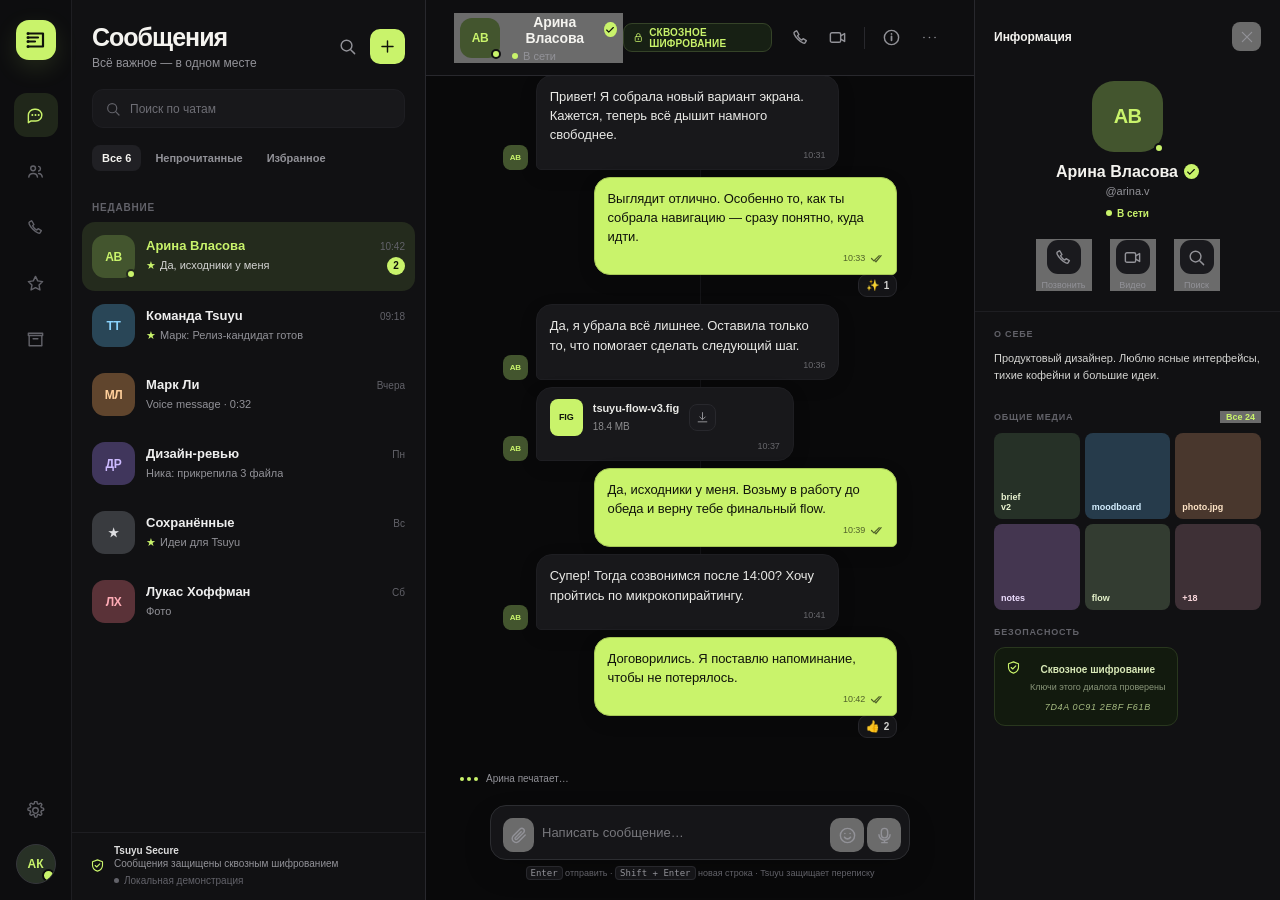
<file: index.html>
<!doctype html>
<html lang="ru">
<head>
  <meta charset="utf-8">
  <meta name="viewport" content="width=device-width, initial-scale=1, viewport-fit=cover">
  <meta name="theme-color" content="#0a0a0b">
  <meta name="color-scheme" content="dark">
  <meta name="description" content="Tsuyu — приватные сообщения нового поколения.">
  <title>Tsuyu — приватные сообщения</title>
  <style>
    :root {
      --bg: #09090a;
      --rail: #0d0d0f;
      --panel: #111113;
      --panel-2: #151518;
      --panel-3: #1a1a1e;
      --panel-4: #202024;
      --line: #28282d;
      --line-soft: #1e1e22;
      --text: #f4f3ef;
      --muted: #929298;
      --muted-2: #626269;
      --accent: #c9f36b;
      --accent-strong: #b5df59;
      --accent-ink: #10130b;
      --blue: #8bd5ff;
      --red: #ff7e8e;
      --orange: #ffb86b;
      --shadow: 0 20px 50px rgba(0, 0, 0, .34);
      --radius-xl: 24px;
      --radius-lg: 18px;
      --radius-md: 14px;
      --radius-sm: 10px;
      --rail-width: 72px;
      --sidebar-width: 354px;
      --font: Inter, ui-sans-serif, -apple-system, BlinkMacSystemFont, "Segoe UI", Roboto, Helvetica, Arial, sans-serif;
    }

    * { box-sizing: border-box; }
    html, body { width: 100%; height: 100%; margin: 0; }
    body {
      overflow: hidden;
      background: var(--bg);
      color: var(--text);
      font-family: var(--font);
      -webkit-font-smoothing: antialiased;
      text-rendering: optimizeLegibility;
    }
    button, input, textarea { font: inherit; }
    button { border: 0; cursor: pointer; }
    button:focus-visible, input:focus-visible, textarea:focus-visible { outline: 2px solid var(--accent); outline-offset: 2px; }
    svg { display: block; }
    ::selection { color: var(--accent-ink); background: var(--accent); }
    ::-webkit-scrollbar { width: 6px; height: 6px; }
    ::-webkit-scrollbar-thumb { background: #303035; border-radius: 99px; }
    ::-webkit-scrollbar-track { background: transparent; }

    .icon { width: 19px; height: 19px; fill: none; stroke: currentColor; stroke-width: 1.8; stroke-linecap: round; stroke-linejoin: round; }
    .icon-sm { width: 16px; height: 16px; }
    .icon-lg { width: 21px; height: 21px; }
    .icon-xl { width: 25px; height: 25px; }

    .app-shell { display: flex; width: 100%; height: 100dvh; min-height: 620px; background: var(--bg); }
    .rail {
      width: var(--rail-width); flex: 0 0 var(--rail-width); display: flex; flex-direction: column; align-items: center;
      background: var(--rail); border-right: 1px solid var(--line-soft); padding: 20px 0 16px; z-index: 5;
    }
    .brand-mark { width: 40px; height: 40px; border-radius: 13px; display: grid; place-items: center; margin-bottom: 33px; background: var(--accent); color: var(--accent-ink); box-shadow: 0 8px 24px rgba(201,243,107,.12); }
    .brand-mark svg { width: 24px; height: 24px; fill: none; stroke: currentColor; stroke-width: 2.2; stroke-linecap: round; stroke-linejoin: round; }
    .rail-nav { display: flex; flex-direction: column; align-items: center; gap: 12px; flex: 1; width: 100%; }
    .rail-button {
      position: relative; display: grid; place-items: center; width: 44px; height: 44px; border-radius: 13px; background: transparent; color: var(--muted-2); transition: color .2s ease, background .2s ease, transform .2s ease;
    }
    .rail-button:hover { color: var(--text); background: var(--panel-3); transform: translateY(-1px); }
    .rail-button.active { color: var(--accent); background: #20271a; }
    .rail-button .rail-label { position: absolute; left: 55px; padding: 7px 10px; color: var(--text); background: var(--panel-4); border: 1px solid var(--line); border-radius: 8px; font-size: 11px; font-weight: 650; white-space: nowrap; opacity: 0; pointer-events: none; transform: translateX(-4px); transition: opacity .15s, transform .15s; z-index: 20; box-shadow: var(--shadow); }
    .rail-button:hover .rail-label { opacity: 1; transform: translateX(0); }
    .rail-badge { position: absolute; top: 6px; right: 5px; width: 7px; height: 7px; border: 2px solid var(--rail); background: var(--accent); border-radius: 50%; }
    .rail-bottom { display: flex; flex-direction: column; align-items: center; gap: 12px; }
    .profile-button { position: relative; width: 40px; height: 40px; border: 1px solid #35363b; border-radius: 50%; overflow: hidden; background: #283126; color: var(--accent); font-size: 12px; font-weight: 800; }
    .profile-button::after { content: ""; position: absolute; right: 0; bottom: 1px; width: 9px; height: 9px; border: 2px solid var(--rail); border-radius: 50%; background: var(--accent); }

    .sidebar { width: var(--sidebar-width); flex: 0 0 var(--sidebar-width); display: flex; flex-direction: column; background: var(--panel); border-right: 1px solid var(--line); }
    .sidebar-top { padding: 23px 20px 14px; }
    .sidebar-title-row { display: flex; align-items: center; justify-content: space-between; margin-bottom: 19px; }
    .sidebar-title { letter-spacing: -.04em; font-size: 25px; font-weight: 760; }
    .sidebar-subtitle { margin-top: 4px; color: var(--muted); font-size: 12px; }
    .top-actions { display: flex; gap: 5px; }
    .square-button, .header-icon-button { width: 35px; height: 35px; display: grid; place-items: center; border-radius: 10px; color: var(--muted); background: transparent; transition: .2s ease; }
    .square-button:hover, .header-icon-button:hover { background: var(--panel-3); color: var(--text); }
    .square-button.primary { background: var(--accent); color: var(--accent-ink); }
    .square-button.primary:hover { background: var(--accent-strong); transform: translateY(-1px); }
    .search-box { height: 39px; position: relative; display: flex; align-items: center; color: var(--muted-2); }
    .search-box .icon { position: absolute; left: 13px; width: 16px; height: 16px; }
    .search-box input { width: 100%; height: 100%; border: 1px solid var(--line-soft); border-radius: 11px; background: #18181b; color: var(--text); padding: 0 12px 0 37px; font-size: 12px; transition: border .2s, background .2s; }
    .search-box input::placeholder { color: #6e6e75; }
    .search-box input:focus { outline: none; border-color: #4b4d3a; background: var(--panel-3); }
    .inbox-tabs { display: flex; gap: 4px; margin-top: 17px; }
    .filter-tab { padding: 7px 10px; border-radius: 8px; background: transparent; color: var(--muted); font-size: 11px; font-weight: 650; transition: .2s; }
    .filter-tab:hover { color: var(--text); }
    .filter-tab.active { background: var(--panel-4); color: var(--text); }
    .chat-list { flex: 1; overflow: auto; padding: 4px 10px 14px; }
    .list-section-label { display: flex; align-items: center; justify-content: space-between; color: var(--muted-2); font-size: 10px; font-weight: 760; letter-spacing: .08em; text-transform: uppercase; padding: 13px 10px 9px; }
    .list-section-label button { color: var(--muted-2); }
    .list-section-label button:hover { color: var(--accent); }
    .chat-item { display: flex; align-items: center; gap: 11px; width: 100%; min-height: 69px; padding: 9px 10px; border-radius: 13px; color: var(--text); text-align: left; background: transparent; transition: background .2s, transform .2s; }
    .chat-item:hover { background: #19191d; }
    .chat-item.active { background: #242b1d; }
    .chat-item.active .chat-name { color: var(--accent); }
    .chat-avatar, .mini-avatar { position: relative; display: grid; place-items: center; flex: 0 0 auto; width: 43px; height: 43px; border-radius: 13px; color: #f5f5f1; font-size: 12px; font-weight: 760; letter-spacing: -.03em; }
    .chat-avatar.round { border-radius: 50%; }
    .tone-lime { background: #43552e; color: var(--accent); }
    .tone-blue { background: #294657; color: var(--blue); }
    .tone-coral { background: #5a3238; color: #ffacb6; }
    .tone-purple { background: #40365c; color: #cdbbff; }
    .tone-orange { background: #60452d; color: #ffd09c; }
    .tone-gray { background: #393b3f; color: #dedee1; }
    .online-dot { position: absolute; width: 10px; height: 10px; right: -1px; bottom: -1px; border: 2px solid var(--panel); border-radius: 50%; background: var(--accent); }
    .chat-item.active .online-dot { border-color: #242b1d; }
    .chat-copy { min-width: 0; flex: 1; }
    .chat-line { display: flex; justify-content: space-between; gap: 8px; align-items: baseline; }
    .chat-name { min-width: 0; overflow: hidden; color: #eee; font-size: 13px; font-weight: 680; text-overflow: ellipsis; white-space: nowrap; }
    .chat-time { flex: 0 0 auto; color: var(--muted-2); font-size: 10px; }
    .chat-preview { display: block; overflow: hidden; margin-top: 5px; color: var(--muted); font-size: 11px; line-height: 1.35; text-overflow: ellipsis; white-space: nowrap; }
    .chat-item.unread .chat-preview { color: #d4d4d3; }
    .unread-count { display: inline-grid; place-items: center; min-width: 18px; height: 18px; padding: 0 5px; background: var(--accent); color: var(--accent-ink); border-radius: 20px; font-size: 10px; font-weight: 800; }
    .sidebar-foot { display: flex; align-items: center; gap: 9px; border-top: 1px solid var(--line-soft); padding: 12px 18px 14px; color: var(--muted); font-size: 10px; }
    .sidebar-foot .icon { flex: 0 0 auto; color: var(--accent); width: 15px; height: 15px; }
    .sidebar-foot strong { display: block; margin-bottom: 2px; color: #ddd; font-size: 10px; }

    .conversation { position: relative; display: flex; flex: 1; min-width: 0; background: var(--bg); }
    .thread-column { min-width: 0; display: flex; flex: 1; flex-direction: column; }
    .conversation-header { display: flex; align-items: center; justify-content: space-between; min-height: 76px; border-bottom: 1px solid var(--line); padding: 0 28px; background: #0e0e10; }
    .identity { display: flex; align-items: center; gap: 12px; min-width: 0; }
    .identity .chat-avatar { width: 40px; height: 40px; border-radius: 12px; }
    .identity-copy { min-width: 0; }
    .identity-name { display: flex; align-items: center; gap: 7px; color: var(--text); font-size: 14px; font-weight: 730; letter-spacing: -.01em; }
    .verified-mark { display: inline-grid; place-items: center; width: 15px; height: 15px; border-radius: 50%; background: var(--accent); color: var(--accent-ink); }
    .verified-mark .icon { width: 10px; height: 10px; stroke-width: 2.8; }
    .identity-status { display: flex; align-items: center; gap: 5px; margin-top: 4px; color: var(--muted); font-size: 11px; }
    .status-dot { width: 6px; height: 6px; border-radius: 50%; background: var(--accent); }
    .header-actions { display: flex; align-items: center; gap: 4px; }
    .header-icon-button { width: 38px; height: 38px; border-radius: 11px; }
    .header-icon-button.danger:hover { color: var(--red); }
    .header-divider { width: 1px; height: 22px; margin: 0 6px; background: var(--line); }
    .secure-pill { display: flex; align-items: center; gap: 6px; height: 29px; margin-right: 8px; border: 1px solid #354328; border-radius: 9px; padding: 0 9px; color: var(--accent); background: #172014; font-size: 10px; font-weight: 750; letter-spacing: .02em; }
    .secure-pill .icon { width: 13px; height: 13px; }
    .thread { position: relative; flex: 1; overflow: auto; padding: 24px clamp(22px, 6vw, 94px) 18px; }
    .thread::before { content: ""; position: absolute; top: 24px; left: 50%; width: 1px; height: calc(100% - 48px); background: #151518; pointer-events: none; }
    .secure-banner { position: relative; z-index: 1; display: flex; align-items: center; gap: 10px; width: fit-content; max-width: 100%; margin: 0 auto 24px; border: 1px solid #27311d; border-radius: 10px; padding: 8px 12px; color: #a7ba86; background: #11170e; font-size: 10px; line-height: 1.35; }
    .secure-banner .icon { flex: 0 0 auto; width: 14px; height: 14px; color: var(--accent); }
    .secure-banner button { color: var(--accent); font-weight: 750; text-decoration: underline; text-underline-offset: 3px; }
    .day-divider { position: relative; z-index: 1; display: flex; align-items: center; gap: 10px; margin: 15px 0 19px; color: var(--muted-2); font-size: 10px; font-weight: 700; }
    .day-divider::before, .day-divider::after { content: ""; height: 1px; flex: 1; background: var(--line-soft); }
    .message-row { position: relative; z-index: 1; display: flex; align-items: flex-end; gap: 8px; margin: 7px 0; animation: messageIn .28s ease both; }
    .message-row.outgoing { justify-content: flex-end; }
    .message-avatar { width: 25px; height: 25px; border-radius: 8px; font-size: 8px; }
    .message-stack { display: flex; flex-direction: column; max-width: min(570px, 77%); }
    .message-row.outgoing .message-stack { align-items: flex-end; }
    .sender-label { margin: 0 0 5px 10px; color: var(--accent); font-size: 10px; font-weight: 760; }
    .bubble { position: relative; border: 1px solid var(--line-soft); border-radius: 16px 16px 16px 5px; padding: 11px 13px 9px; background: #18181b; color: #e9e9e6; font-size: 13px; line-height: 1.48; letter-spacing: -.005em; box-shadow: 0 5px 18px rgba(0,0,0,.12); }
    .outgoing .bubble { border-color: #a7c957; border-radius: 16px 16px 5px 16px; background: var(--accent); color: var(--accent-ink); }
    .bubble p { margin: 0; white-space: pre-wrap; overflow-wrap: anywhere; }
    .message-meta { display: flex; align-items: center; justify-content: flex-end; gap: 5px; margin-top: 6px; color: #68686d; font-size: 9px; line-height: 1; }
    .outgoing .message-meta { color: #50612a; }
    .message-meta .icon { width: 13px; height: 13px; stroke-width: 2.2; }
    .bubble-actions { display: flex; gap: 4px; position: absolute; top: 50%; right: calc(100% + 8px); transform: translateY(-50%); opacity: 0; transition: opacity .2s; }
    .message-row.outgoing .bubble-actions { right: auto; left: calc(100% + 8px); }
    .message-row:hover .bubble-actions, .message-row:focus-within .bubble-actions { opacity: 1; }
    .bubble-action { display: grid; place-items: center; width: 27px; height: 27px; border: 1px solid var(--line); border-radius: 8px; color: var(--muted); background: var(--panel-3); }
    .bubble-action:hover { color: var(--accent); border-color: #3b4a28; }
    .bubble-action .icon { width: 13px; height: 13px; }
    .reaction { display: inline-flex; align-items: center; gap: 4px; margin-top: -1px; border: 1px solid var(--line); border-radius: 9px; padding: 4px 7px; color: #d8d8d5; background: #151518; font-size: 11px; cursor: pointer; transition: .2s; }
    .reaction:hover, .reaction.active { border-color: #4c602b; background: #1b2415; color: var(--accent); }
    .reaction-count { font-size: 10px; font-weight: 750; }
    .voice-card { min-width: 245px; display: flex; align-items: center; gap: 10px; }
    .voice-play { display: grid; place-items: center; flex: 0 0 auto; width: 31px; height: 31px; border-radius: 50%; background: var(--accent); color: var(--accent-ink); }
    .incoming .voice-play { background: var(--accent); }
    .voice-play .icon { width: 14px; height: 14px; fill: currentColor; stroke: none; }
    .voice-wave { display: flex; align-items: center; gap: 2px; height: 24px; flex: 1; }
    .voice-wave i { display: block; width: 3px; border-radius: 4px; background: currentColor; opacity: .5; }
    .voice-wave i:nth-child(1) { height: 8px; } .voice-wave i:nth-child(2) { height: 14px; } .voice-wave i:nth-child(3) { height: 20px; } .voice-wave i:nth-child(4) { height: 11px; } .voice-wave i:nth-child(5) { height: 17px; } .voice-wave i:nth-child(6) { height: 9px; } .voice-wave i:nth-child(7) { height: 19px; } .voice-wave i:nth-child(8) { height: 13px; } .voice-wave i:nth-child(9) { height: 7px; } .voice-wave i:nth-child(10) { height: 16px; } .voice-wave i:nth-child(11) { height: 11px; } .voice-wave i:nth-child(12) { height: 20px; } .voice-wave i:nth-child(13) { height: 9px; } .voice-wave i:nth-child(14) { height: 15px; } .voice-wave i:nth-child(15) { height: 7px; }
    .voice-duration { flex: 0 0 auto; color: inherit; font-size: 10px; font-variant-numeric: tabular-nums; }
    .file-card { display: flex; align-items: center; gap: 10px; min-width: 230px; }
    .file-type { display: grid; place-items: center; flex: 0 0 auto; width: 33px; height: 37px; border-radius: 8px; color: var(--accent-ink); background: var(--accent); font-size: 9px; font-weight: 850; }
    .file-copy { min-width: 0; }
    .file-name { display: block; overflow: hidden; color: inherit; font-size: 11px; font-weight: 700; text-overflow: ellipsis; white-space: nowrap; }
    .file-size { display: block; margin-top: 4px; color: #8c8c8e; font-size: 10px; }
    .outgoing .file-size { color: #62743b; }
    .typing-row { display: flex; align-items: center; gap: 8px; min-height: 31px; padding-left: 34px; color: var(--muted); font-size: 10px; }
    .typing-dots { display: flex; gap: 3px; }
    .typing-dots i { width: 4px; height: 4px; border-radius: 50%; background: var(--accent); animation: dotPulse 1s infinite ease-in-out; }
    .typing-dots i:nth-child(2) { animation-delay: .15s; } .typing-dots i:nth-child(3) { animation-delay: .3s; }
    .composer-wrap { position: relative; padding: 11px clamp(18px, 5vw, 81px) 22px; background: var(--bg); }
    .composer { display: flex; align-items: flex-end; min-height: 55px; border: 1px solid #2c2d31; border-radius: 16px; padding: 7px 8px 7px 12px; background: #151518; box-shadow: 0 12px 28px rgba(0,0,0,.16); transition: border .2s, box-shadow .2s; }
    .composer:focus-within { border-color: #50642c; box-shadow: 0 0 0 3px rgba(201,243,107,.06); }
    .composer textarea { align-self: center; width: 100%; min-height: 31px; max-height: 126px; border: 0; outline: 0; resize: none; background: transparent; color: var(--text); padding: 7px 8px; font-size: 13px; line-height: 1.35; }
    .composer textarea::placeholder { color: #77777c; }
    .composer-tools { display: flex; align-items: center; gap: 3px; flex: 0 0 auto; }
    .composer-button { display: grid; place-items: center; width: 34px; height: 34px; border-radius: 10px; color: var(--muted); transition: .2s; }
    .composer-button:hover { color: var(--text); background: var(--panel-4); }
    .composer-button.send-button { color: var(--accent-ink); background: var(--accent); }
    .composer-button.send-button:hover { background: var(--accent-strong); transform: translateY(-1px); }
    .composer-button.recording { color: var(--red); background: #32181d; animation: recordingPulse 1.4s infinite; }
    .composer-hint { padding: 8px 4px 0; color: var(--muted-2); font-size: 9px; text-align: center; }
    .composer-hint kbd { border: 1px solid var(--line); border-radius: 4px; padding: 1px 4px; color: var(--muted); background: var(--panel-2); font-size: 9px; }

    .profile-panel { width: 306px; flex: 0 0 306px; overflow: auto; border-left: 1px solid var(--line); background: var(--panel); animation: panelIn .24s ease both; }
    .profile-panel.hidden { display: none; }
    .profile-head { display: flex; align-items: center; justify-content: space-between; padding: 20px 19px 10px; }
    .profile-head h2 { font-size: 12px; font-weight: 750; }
    .profile-hero { padding: 17px 20px 20px; border-bottom: 1px solid var(--line-soft); text-align: center; }
    .profile-hero .chat-avatar { width: 71px; height: 71px; margin: 0 auto 11px; border-radius: 22px; font-size: 20px; }
    .profile-name { display: flex; justify-content: center; align-items: center; gap: 6px; font-size: 16px; font-weight: 760; }
    .profile-username { margin-top: 4px; color: var(--muted); font-size: 11px; }
    .profile-status { display: inline-flex; align-items: center; gap: 5px; margin-top: 11px; color: var(--accent); font-size: 10px; font-weight: 650; }
    .profile-actions { display: flex; justify-content: center; gap: 18px; margin-top: 19px; }
    .profile-action { display: flex; flex-direction: column; align-items: center; gap: 6px; color: var(--muted); font-size: 9px; }
    .profile-action:hover { color: var(--accent); }
    .profile-action-icon { display: grid; place-items: center; width: 34px; height: 34px; border-radius: 11px; background: var(--panel-3); }
    .profile-section { padding: 17px 19px 0; }
    .profile-section-title { display: flex; align-items: center; justify-content: space-between; margin-bottom: 10px; color: var(--muted-2); font-size: 9px; font-weight: 800; letter-spacing: .09em; text-transform: uppercase; }
    .profile-section-title button { color: var(--accent); font-size: 9px; }
    .about-copy { color: #d5d5d2; font-size: 11px; line-height: 1.5; }
    .shared-grid { display: grid; grid-template-columns: repeat(3, 1fr); gap: 5px; }
    .shared-tile { aspect-ratio: 1; display: flex; align-items: flex-end; border-radius: 8px; padding: 7px; color: #e9f3d1; background: #263127; font-size: 9px; font-weight: 700; }
    .shared-tile:nth-child(2) { background: #263b4b; color: #d5efff; } .shared-tile:nth-child(3) { background: #49372d; color: #ffe5c7; }
    .shared-tile:nth-child(4) { background: #443650; color: #eedfff; } .shared-tile:nth-child(5) { background: #333c31; color: #e6f3cb; } .shared-tile:nth-child(6) { background: #3e3036; color: #ffdce1; }
    .encryption-card { display: flex; align-items: flex-start; gap: 9px; border: 1px solid #29371e; border-radius: 11px; padding: 11px; background: #121a0e; }
    .encryption-card > .icon { flex: 0 0 auto; color: var(--accent); width: 15px; height: 15px; margin-top: 1px; }
    .encryption-card strong { display: block; color: #d8e8b7; font-size: 10px; }
    .encryption-card span { display: block; margin-top: 4px; color: #899579; font-size: 9px; line-height: 1.4; }
    .fingerprint { display: block; margin-top: 8px; color: #a8bd83; font-size: 9px; letter-spacing: .07em; word-break: break-all; }

    .modal-backdrop { position: fixed; inset: 0; z-index: 50; display: grid; place-items: center; padding: 20px; background: rgba(0,0,0,.72); opacity: 0; pointer-events: none; transition: opacity .2s; }
    .modal-backdrop.open { opacity: 1; pointer-events: auto; }
    .modal { width: min(460px, 100%); max-height: min(680px, 90vh); overflow: auto; border: 1px solid #303035; border-radius: 19px; background: #151518; box-shadow: 0 25px 80px rgba(0,0,0,.6); transform: translateY(10px) scale(.98); transition: transform .22s ease; }
    .modal-backdrop.open .modal { transform: translateY(0) scale(1); }
    .modal-head { display: flex; align-items: center; justify-content: space-between; padding: 19px 20px 16px; border-bottom: 1px solid var(--line); }
    .modal-head h3 { font-size: 15px; letter-spacing: -.02em; }
    .modal-close { display: grid; place-items: center; width: 29px; height: 29px; border-radius: 8px; color: var(--muted); }
    .modal-close:hover { color: var(--text); background: var(--panel-4); }
    .modal-body { padding: 20px; }
    .modal-desc { margin: -5px 0 17px; color: var(--muted); font-size: 11px; line-height: 1.45; }
    .contact-list { display: grid; gap: 5px; }
    .contact-option { display: flex; align-items: center; gap: 11px; width: 100%; border: 1px solid transparent; border-radius: 11px; padding: 9px; color: var(--text); background: var(--panel-2); text-align: left; transition: .2s; }
    .contact-option:hover { border-color: #43552a; background: #1d2616; }
    .contact-option .chat-avatar { width: 38px; height: 38px; }
    .contact-meta { flex: 1; min-width: 0; }
    .contact-name { display: block; font-size: 12px; font-weight: 680; }
    .contact-handle { display: block; margin-top: 3px; color: var(--muted); font-size: 10px; }
    .contact-option > .icon { color: var(--muted-2); }
    .verify-modal .modal-body { text-align: center; }
    .verify-seal { display: grid; place-items: center; width: 60px; height: 60px; margin: 4px auto 14px; border: 1px solid #455c29; border-radius: 18px; color: var(--accent); background: #1b2712; }
    .verify-seal .icon { width: 29px; height: 29px; }
    .verify-modal h4 { margin-bottom: 8px; font-size: 16px; }
    .verify-copy { max-width: 340px; margin: 0 auto; color: var(--muted); font-size: 11px; line-height: 1.5; }
    .key-box { margin: 18px 0; border: 1px solid var(--line); border-radius: 11px; padding: 12px; color: #bacd98; background: #10140d; font: 10px/1.6 ui-monospace, SFMono-Regular, Menlo, monospace; letter-spacing: .06em; word-break: break-all; text-align: left; }
    .modal-footer { display: flex; justify-content: flex-end; gap: 8px; padding: 0 20px 20px; }
    .button { height: 37px; border: 1px solid var(--line); border-radius: 10px; padding: 0 14px; color: var(--text); background: var(--panel-3); font-size: 11px; font-weight: 700; transition: .2s; }
    .button:hover { border-color: #45454b; background: var(--panel-4); }
    .button.primary { border-color: var(--accent); color: var(--accent-ink); background: var(--accent); }
    .button.primary:hover { background: var(--accent-strong); }
    .setting-row { display: flex; align-items: center; justify-content: space-between; gap: 20px; padding: 13px 0; border-bottom: 1px solid var(--line-soft); }
    .setting-row:last-child { border: 0; }
    .setting-title { font-size: 12px; font-weight: 650; }
    .setting-sub { margin-top: 4px; color: var(--muted); font-size: 10px; line-height: 1.35; }
    .switch { position: relative; width: 36px; height: 21px; flex: 0 0 auto; }
    .switch input { position: absolute; opacity: 0; }
    .switch-track { display: block; width: 36px; height: 21px; border-radius: 20px; background: #3a3a3f; transition: .2s; }
    .switch-track::after { content: ""; display: block; width: 15px; height: 15px; margin: 3px; border-radius: 50%; background: #a5a5a8; transition: transform .2s, background .2s; }
    .switch input:checked + .switch-track { background: #4c652e; }
    .switch input:checked + .switch-track::after { transform: translateX(15px); background: var(--accent); }
    .call-modal { width: min(390px, 100%); text-align: center; }
    .call-stage { padding: 34px 20px 25px; background: #10130e; }
    .call-avatar { display: grid; place-items: center; width: 84px; height: 84px; margin: 0 auto 15px; border: 1px solid #506433; border-radius: 25px; color: var(--accent); background: #2c3b20; font-size: 25px; font-weight: 800; animation: softPulse 2s infinite; }
    .call-stage h3 { font-size: 17px; }
    .call-stage p { margin-top: 6px; color: var(--accent); font-size: 11px; }
    .call-controls { display: flex; justify-content: center; gap: 12px; padding: 17px 20px 20px; }
    .call-control { display: grid; place-items: center; width: 41px; height: 41px; border-radius: 50%; color: var(--text); background: var(--panel-4); }
    .call-control:hover { background: #303036; }
    .call-control.end { color: #fff; background: #a9394a; }
    .call-control.end:hover { background: #c24758; }
    .toast-stack { position: fixed; right: 22px; bottom: 22px; z-index: 80; display: grid; gap: 8px; width: min(310px, calc(100vw - 40px)); }
    .toast { display: flex; align-items: center; gap: 9px; border: 1px solid #3c4f27; border-radius: 11px; padding: 11px 13px; color: #e5f3c8; background: #192312; box-shadow: var(--shadow); font-size: 11px; animation: toastIn .25s ease both; }
    .toast .icon { width: 15px; height: 15px; flex: 0 0 auto; color: var(--accent); }
    .toast.removing { animation: toastOut .2s ease both; }
    .empty-state { display: grid; place-items: center; height: 100%; color: var(--muted); font-size: 12px; text-align: center; }
    .empty-state strong { display: block; margin-bottom: 5px; color: var(--text); font-size: 14px; }
    .hidden { display: none !important; }

    @keyframes messageIn { from { opacity: 0; transform: translateY(5px); } to { opacity: 1; transform: translateY(0); } }
    @keyframes panelIn { from { opacity: 0; transform: translateX(8px); } to { opacity: 1; transform: translateX(0); } }
    @keyframes dotPulse { 0%, 60%, 100% { transform: translateY(0); opacity: .45; } 30% { transform: translateY(-3px); opacity: 1; } }
    @keyframes recordingPulse { 0%, 100% { box-shadow: 0 0 0 0 rgba(255,126,142,0); } 50% { box-shadow: 0 0 0 5px rgba(255,126,142,.12); } }
    @keyframes softPulse { 0%, 100% { box-shadow: 0 0 0 0 rgba(201,243,107,0); } 50% { box-shadow: 0 0 0 10px rgba(201,243,107,.06); } }
    @keyframes toastIn { from { opacity: 0; transform: translateY(8px); } to { opacity: 1; transform: translateY(0); } }
    @keyframes toastOut { to { opacity: 0; transform: translateY(5px); } }

    @media (max-width: 1180px) { .profile-panel { width: 280px; flex-basis: 280px; } .thread { padding-left: 35px; padding-right: 35px; } .composer-wrap { padding-left: 32px; padding-right: 32px; } }
    @media (max-width: 980px) { .profile-panel { display: none; } }
    @media (max-width: 720px) {
      .app-shell { min-height: 100%; }
      .rail { width: 56px; flex-basis: 56px; padding-top: 14px; }
      .brand-mark { width: 36px; height: 36px; margin-bottom: 23px; }
      .rail-button { width: 38px; height: 38px; }
      .rail-button .rail-label { display: none; }
      .sidebar { width: min(100%, 315px); flex-basis: 315px; }
      .conversation-header { padding: 0 13px; min-height: 64px; }
      .header-actions .header-divider, .secure-pill { display: none; }
      .header-icon-button { width: 34px; height: 34px; }
      .thread { padding: 18px 13px 12px; }
      .composer-wrap { padding: 8px 10px 14px; }
      .composer-hint { display: none; }
      .message-stack { max-width: 84%; }
      .bubble-actions { display: none; }
      .sidebar-top { padding-left: 14px; padding-right: 14px; }
    }
    @media (max-width: 560px) {
      .sidebar { display: none; }
      .rail { width: 54px; flex-basis: 54px; }
      .conversation-header .identity { gap: 8px; }
      .header-actions { gap: 0; }
      .header-icon-button:nth-child(1) { display: none; }
      .identity-name { font-size: 13px; }
      .thread::before { display: none; }
      .secure-banner { margin-bottom: 18px; }
      .secure-banner .secure-text { max-width: 200px; }
      .profile-panel { display: none !important; }
    }
  </style>
</head>
<body>
  <svg width="0" height="0" style="position:absolute" aria-hidden="true">
    <symbol id="i-logo" viewBox="0 0 24 24"><path d="M5 5.5h14M5 9.5h9M5 13.5h6M5 18.5h14M19 5.5v13"/><path d="M4 5.5h0M4 9.5h0M4 13.5h0M4 18.5h0" stroke-width="3"/></symbol>
    <symbol id="i-search" viewBox="0 0 24 24"><circle cx="10.8" cy="10.8" r="6.8"/><path d="m16 16 5 5"/></symbol>
    <symbol id="i-plus" viewBox="0 0 24 24"><path d="M12 5v14M5 12h14"/></symbol>
    <symbol id="i-more" viewBox="0 0 24 24"><circle cx="5" cy="12" r="1" fill="currentColor" stroke="none"/><circle cx="12" cy="12" r="1" fill="currentColor" stroke="none"/><circle cx="19" cy="12" r="1" fill="currentColor" stroke="none"/></symbol>
    <symbol id="i-chat" viewBox="0 0 24 24"><path d="M20 11.5a7.5 7.5 0 0 1-7.5 7.5H6l-3 2v-9.5a7.5 7.5 0 0 1 7.5-7.5H12.5A7.5 7.5 0 0 1 20 11.5Z"/><path d="M8 11.5h.01M12 11.5h.01M16 11.5h.01" stroke-width="2.5"/></symbol>
    <symbol id="i-users" viewBox="0 0 24 24"><circle cx="9" cy="8" r="3"/><path d="M3.5 19c.4-3 2.2-4.5 5.5-4.5s5.1 1.5 5.5 4.5M16 5.5a3 3 0 0 1 0 5.8M16 14.5c2.8.2 4.2 1.7 4.5 4.5"/></symbol>
    <symbol id="i-phone" viewBox="0 0 24 24"><path d="M7 3.5 4.5 5c-.9.5-.8 1.8-.4 2.8 1.7 4.1 6.9 9.3 11 11 .9.4 2.3.5 2.8-.4l1.5-2.5-4.1-2.4-1.6 1.7c-1.7-.8-4.6-3.7-5.4-5.4L10 8.2 7.6 4.1Z"/></symbol>
    <symbol id="i-video" viewBox="0 0 24 24"><rect x="3" y="6" width="13" height="12" rx="2"/><path d="m16 10 5-3v10l-5-3"/></symbol>
    <symbol id="i-info" viewBox="0 0 24 24"><circle cx="12" cy="12" r="9"/><path d="M12 10.5v5M12 7.5h.01" stroke-width="2.2"/></symbol>
    <symbol id="i-bell" viewBox="0 0 24 24"><path d="M18 9a6 6 0 0 0-12 0c0 7-3 7-3 9h18c0-2-3-2-3-9ZM10 21h4"/></symbol>
    <symbol id="i-settings" viewBox="0 0 24 24"><path d="M12 8.5a3.5 3.5 0 1 0 0 7 3.5 3.5 0 0 0 0-7Z"/><path d="m19.4 15 .1.1a1.7 1.7 0 0 1-2.4 2.4l-.1-.1a1.7 1.7 0 0 0-2.9 1.2v.2a1.7 1.7 0 0 1-3.4 0v-.2a1.7 1.7 0 0 0-2.9-1.2l-.1.1a1.7 1.7 0 0 1-2.4-2.4l.1-.1a1.7 1.7 0 0 0-1.2-2.9h-.2a1.7 1.7 0 0 1 0-3.4h.2A1.7 1.7 0 0 0 5.4 5.8l-.1-.1a1.7 1.7 0 0 1 2.4-2.4l.1.1a1.7 1.7 0 0 0 2.9-1.2V2a1.7 1.7 0 0 1 3.4 0v.2a1.7 1.7 0 0 0 2.9 1.2l.1-.1a1.7 1.7 0 0 1 2.4 2.4l-.1.1a1.7 1.7 0 0 0 1.2 2.9h.2a1.7 1.7 0 0 1 0 3.4h-.2a1.7 1.7 0 0 0-1.2 2.9Z"/></symbol>
    <symbol id="i-archive" viewBox="0 0 24 24"><path d="M4 7h16v13H4zM3 4h18v3H3zM9 11h6"/></symbol>
    <symbol id="i-star" viewBox="0 0 24 24"><path d="m12 3 2.8 5.7 6.2.9-4.5 4.4 1.1 6.2-5.6-2.9-5.6 2.9 1.1-6.2L3 9.6l6.2-.9Z"/></symbol>
    <symbol id="i-paperclip" viewBox="0 0 24 24"><path d="m20.5 11.5-7.9 7.9a5 5 0 0 1-7.1-7.1l8.6-8.6a3.2 3.2 0 0 1 4.5 4.5l-8.6 8.6a1.5 1.5 0 0 1-2.1-2.1l7.5-7.5"/></symbol>
    <symbol id="i-smile" viewBox="0 0 24 24"><circle cx="12" cy="12" r="9"/><path d="M8.2 14.2a4.5 4.5 0 0 0 7.6 0M8.7 9.5h.01M15.3 9.5h.01" stroke-width="2"/></symbol>
    <symbol id="i-mic" viewBox="0 0 24 24"><rect x="8" y="3" width="8" height="12" rx="4"/><path d="M5 11a7 7 0 0 0 14 0M12 18v3M8.5 21h7"/></symbol>
    <symbol id="i-send" viewBox="0 0 24 24"><path d="m21 3-7.2 18-3.9-8.1L2 9Z"/><path d="M21 3 9.9 12.9"/></symbol>
    <symbol id="i-lock" viewBox="0 0 24 24"><rect x="5" y="10" width="14" height="11" rx="2"/><path d="M8 10V7a4 4 0 0 1 8 0v3M12 14v3"/></symbol>
    <symbol id="i-check" viewBox="0 0 24 24"><path d="m4 12 5 5L20 6"/></symbol>
    <symbol id="i-check-double" viewBox="0 0 24 24"><path d="m2.8 12 4.4 4.4L17 6.6M9.5 16.4 11 18l9.5-11.4"/></symbol>
    <symbol id="i-download" viewBox="0 0 24 24"><path d="M12 3v12M7 11l5 5 5-5M4 20h16"/></symbol>
    <symbol id="i-copy" viewBox="0 0 24 24"><rect x="8" y="8" width="11" height="12" rx="2"/><path d="M16 8V6a2 2 0 0 0-2-2H6a2 2 0 0 0-2 2v10a2 2 0 0 0 2 2h2"/></symbol>
    <symbol id="i-reply" viewBox="0 0 24 24"><path d="M9 8 4 12l5 4v-3c6.2-.3 8.5 1.2 10 4-1-6-4.3-8.5-10-8.8Z"/></symbol>
    <symbol id="i-pin" viewBox="0 0 24 24"><path d="m15 4 5 5-3 1-3.5 5.5 1 1-1.5 1.5-5-5L9.5 11l5.5-3.5ZM9 15l-5 5"/></symbol>
    <symbol id="i-close" viewBox="0 0 24 24"><path d="m5 5 14 14M19 5 5 19"/></symbol>
    <symbol id="i-play" viewBox="0 0 24 24"><path d="m8 5 11 7-11 7Z"/></symbol>
    <symbol id="i-moon" viewBox="0 0 24 24"><path d="M20 15.5A8.5 8.5 0 0 1 8.5 4 8.5 8.5 0 1 0 20 15.5Z"/></symbol>
    <symbol id="i-shield" viewBox="0 0 24 24"><path d="M12 3 20 6v5.5c0 4.8-3.3 7.9-8 9.5-4.7-1.6-8-4.7-8-9.5V6Z"/><path d="m8.3 12 2.4 2.4 5-5"/></symbol>
    <symbol id="i-monitor" viewBox="0 0 24 24"><rect x="3" y="4" width="18" height="12" rx="2"/><path d="M8 20h8M12 16v4"/></symbol>
    <symbol id="i-command" viewBox="0 0 24 24"><path d="M9 9V7a3 3 0 1 0-3 3h2v5H6a3 3 0 1 0 3 3v-2h6v2a3 3 0 1 0 3-3h-2V10h2a3 3 0 1 0-3-3v2Z"/></symbol>
    <symbol id="i-heart" viewBox="0 0 24 24"><path d="M20.8 8.8c0 5.1-8.8 10-8.8 10s-8.8-4.9-8.8-10A4.8 4.8 0 0 1 12 6.1a4.8 4.8 0 0 1 8.8 2.7Z"/></symbol>
  </svg>

  <div class="app-shell">
    <aside class="rail" aria-label="Основная навигация">
      <button class="brand-mark" id="brandButton" aria-label="Tsuyu"><svg><use href="#i-logo"/></svg></button>
      <nav class="rail-nav">
        <button class="rail-button active" data-nav="chats" aria-label="Чаты"><svg class="icon"><use href="#i-chat"/></svg><span class="rail-label">Чаты</span></button>
        <button class="rail-button" data-nav="contacts" aria-label="Контакты"><svg class="icon"><use href="#i-users"/></svg><span class="rail-label">Контакты</span></button>
        <button class="rail-button" data-nav="calls" aria-label="Звонки"><svg class="icon"><use href="#i-phone"/></svg><span class="rail-label">Звонки</span></button>
        <button class="rail-button" data-nav="saved" aria-label="Сохранённые"><svg class="icon"><use href="#i-star"/></svg><span class="rail-label">Сохранённые</span></button>
        <button class="rail-button" data-nav="archive" aria-label="Архив"><svg class="icon"><use href="#i-archive"/></svg><span class="rail-label">Архив</span></button>
      </nav>
      <div class="rail-bottom">
        <button class="rail-button" id="settingsButton" aria-label="Настройки"><svg class="icon"><use href="#i-settings"/></svg><span class="rail-label">Настройки</span></button>
        <button class="profile-button" id="profileButton" aria-label="Открыть профиль">АК</button>
      </div>
    </aside>

    <section class="sidebar" aria-label="Список чатов">
      <div class="sidebar-top">
        <div class="sidebar-title-row">
          <div><div class="sidebar-title">Сообщения</div><div class="sidebar-subtitle">Всё важное — в одном месте</div></div>
          <div class="top-actions"><button class="square-button" id="searchFocusButton" aria-label="Поиск"><svg class="icon"><use href="#i-search"/></svg></button><button class="square-button primary" id="newChatButton" aria-label="Новый чат"><svg class="icon"><use href="#i-plus"/></svg></button></div>
        </div>
        <label class="search-box"><svg class="icon"><use href="#i-search"/></svg><input id="chatSearch" type="search" placeholder="Поиск по чатам" autocomplete="off"></label>
        <div class="inbox-tabs" role="tablist"><button class="filter-tab active" data-filter="all" role="tab">Все <span id="allCount"></span></button><button class="filter-tab" data-filter="unread" role="tab">Непрочитанные</button><button class="filter-tab" data-filter="favorites" role="tab">Избранное</button></div>
      </div>
      <div class="chat-list" id="chatList"></div>
      <div class="sidebar-foot"><svg class="icon"><use href="#i-shield"/></svg><div><strong>Tsuyu Secure</strong><span>Сообщения защищены сквозным шифрованием</span><span id="backendState" style="display:flex;align-items:center;gap:5px;margin-top:6px;color:var(--muted-2)"><i class="status-dot" style="width:5px;height:5px;background:var(--muted-2)"></i>Локальная демонстрация</span></div></div>
    </section>

    <main class="conversation">
      <section class="thread-column">
        <header class="conversation-header">
          <button class="identity" id="identityButton" aria-label="Информация о чате"></button>
          <div class="header-actions">
            <div class="secure-pill"><svg class="icon"><use href="#i-lock"/></svg><span>СКВОЗНОЕ ШИФРОВАНИЕ</span></div>
            <button class="header-icon-button" id="audioCallButton" aria-label="Аудиозвонок"><svg class="icon"><use href="#i-phone"/></svg></button>
            <button class="header-icon-button" id="videoCallButton" aria-label="Видеозвонок"><svg class="icon"><use href="#i-video"/></svg></button>
            <div class="header-divider"></div>
            <button class="header-icon-button" id="infoButton" aria-label="Информация"><svg class="icon"><use href="#i-info"/></svg></button>
            <button class="header-icon-button" id="moreButton" aria-label="Ещё"><svg class="icon"><use href="#i-more"/></svg></button>
          </div>
        </header>
        <div class="thread" id="thread"></div>
        <div class="typing-row" id="typingRow"><span class="typing-dots"><i></i><i></i><i></i></span><span>Арина печатает…</span></div>
        <div class="composer-wrap">
          <div class="composer" id="composer">
            <button class="composer-button" id="attachButton" aria-label="Прикрепить файл"><svg class="icon"><use href="#i-paperclip"/></svg></button>
            <textarea id="messageInput" rows="1" placeholder="Написать сообщение…" aria-label="Сообщение"></textarea>
            <div class="composer-tools"><button class="composer-button" id="emojiButton" aria-label="Добавить эмодзи"><svg class="icon"><use href="#i-smile"/></svg></button><button class="composer-button" id="voiceButton" aria-label="Голосовое сообщение"><svg class="icon"><use href="#i-mic"/></svg></button><button class="composer-button send-button hidden" id="sendButton" aria-label="Отправить"><svg class="icon"><use href="#i-send"/></svg></button></div>
          </div>
          <div class="composer-hint"><kbd>Enter</kbd> отправить <span>·</span> <kbd>Shift + Enter</kbd> новая строка <span>·</span> Tsuyu защищает переписку</div>
        </div>
      </section>
      <aside class="profile-panel" id="profilePanel"></aside>
    </main>
  </div>

  <div class="modal-backdrop" id="newChatModal" role="dialog" aria-modal="true" aria-labelledby="newChatTitle"><div class="modal"><div class="modal-head"><h3 id="newChatTitle">Новое сообщение</h3><button class="modal-close" data-close="newChatModal" aria-label="Закрыть"><svg class="icon icon-sm"><use href="#i-close"/></svg></button></div><div class="modal-body"><p class="modal-desc">Выберите контакт или найдите человека по имени. Новый диалог сразу будет защищён.</p><label class="search-box" style="margin-bottom:13px"><svg class="icon"><use href="#i-search"/></svg><input id="contactSearch" type="search" placeholder="Имя или @username" autocomplete="off"></label><div class="contact-list" id="contactList"></div></div></div></div>

  <div class="modal-backdrop" id="verifyModal" role="dialog" aria-modal="true"><div class="modal verify-modal"><div class="modal-head"><h3>Проверка безопасности</h3><button class="modal-close" data-close="verifyModal" aria-label="Закрыть"><svg class="icon icon-sm"><use href="#i-close"/></svg></button></div><div class="modal-body"><div class="verify-seal"><svg class="icon"><use href="#i-shield"/></svg></div><h4>Ваш диалог защищён</h4><p class="verify-copy">Ключи создаются на устройствах участников. Tsuyu не может прочитать или восстановить содержимое сообщений.</p><div class="key-box">TSUYU KEY · 7D4A 0C91 2E8F<br>F61B 8A30 4D23 C7A9<br>ПРОВЕРЕН 04 СЕНТЯБРЯ 2026</div></div><div class="modal-footer"><button class="button" data-close="verifyModal">Закрыть</button><button class="button primary" id="copyKeyButton"><svg class="icon icon-sm" style="display:inline-block;vertical-align:-3px;margin-right:5px"><use href="#i-copy"/></svg>Скопировать ключ</button></div></div></div>

  <div class="modal-backdrop" id="settingsModal" role="dialog" aria-modal="true"><div class="modal"><div class="modal-head"><h3>Настройки Tsuyu</h3><button class="modal-close" data-close="settingsModal" aria-label="Закрыть"><svg class="icon icon-sm"><use href="#i-close"/></svg></button></div><div class="modal-body"><div class="setting-row"><div><div class="setting-title">Уведомления</div><div class="setting-sub">Звуки новых сообщений и звонков</div></div><label class="switch"><input type="checkbox" checked><span class="switch-track"></span></label></div><div class="setting-row"><div><div class="setting-title">Автоблокировка</div><div class="setting-sub">Блокировать приложение через 5 минут</div></div><label class="switch"><input type="checkbox" checked><span class="switch-track"></span></label></div><div class="setting-row"><div><div class="setting-title">Анимации интерфейса</div><div class="setting-sub">Плавные переходы и реакции</div></div><label class="switch"><input type="checkbox" checked id="motionToggle"><span class="switch-track"></span></label></div><div class="setting-row"><div><div class="setting-title">Приватный предпросмотр</div><div class="setting-sub">Скрывать текст в уведомлениях</div></div><label class="switch"><input type="checkbox"><span class="switch-track"></span></label></div></div><div class="modal-footer"><button class="button primary" data-close="settingsModal">Готово</button></div></div></div>

  <div class="modal-backdrop" id="profileModal" role="dialog" aria-modal="true"><div class="modal"><div class="modal-head"><h3>Ваш профиль</h3><button class="modal-close" data-close="profileModal" aria-label="Закрыть"><svg class="icon icon-sm"><use href="#i-close"/></svg></button></div><div class="modal-body"><div class="profile-hero" style="border:0;padding:4px 0 14px"><button class="chat-avatar tone-lime" style="margin:auto;width:66px;height:66px;border-radius:21px;font-size:19px">АК</button><div class="profile-name" style="margin-top:11px">Алексей Ким <span class="verified-mark"><svg class="icon"><use href="#i-check"/></svg></span></div><div class="profile-username">@alexkim · в сети</div></div><div class="setting-row"><div><div class="setting-title">Статус профиля</div><div class="setting-sub">Сейчас в сети</div></div><button class="button" style="height:30px;padding:0 10px">Изменить</button></div><div class="setting-row"><div><div class="setting-title">Мой ключ устройства</div><div class="setting-sub">Добавлено 2 устройства</div></div><svg class="icon" style="color:var(--accent)"><use href="#i-shield"/></svg></div></div><div class="modal-footer"><button class="button primary" data-close="profileModal">Закрыть</button></div></div></div>

  <div class="modal-backdrop" id="callModal" role="dialog" aria-modal="true"><div class="modal call-modal"><div class="call-stage"><div class="call-avatar" id="callAvatar">АВ</div><h3 id="callName">Арина Власова</h3><p id="callState">Соединение защищено · вызов…</p></div><div class="call-controls"><button class="call-control" id="muteCallButton" aria-label="Выключить микрофон"><svg class="icon"><use href="#i-mic"/></svg></button><button class="call-control" aria-label="Камера"><svg class="icon"><use href="#i-video"/></svg></button><button class="call-control end" data-close="callModal" aria-label="Завершить звонок"><svg class="icon"><use href="#i-phone"/></svg></button></div></div></div>

  <div class="toast-stack" id="toastStack" aria-live="polite"></div>

  <script>
    (function () {
      'use strict';
      var chats = {
        arina: {
          name: 'Арина Власова', handle: '@arina.v', initials: 'АВ', tone: 'lime', status: 'В сети', time: '10:42', preview: 'Да, исходники у меня', unread: 2, favorite: true, typing: true, about: 'Продуктовый дизайнер. Люблю ясные интерфейсы, тихие кофейни и большие идеи.',
          messages: [
            { id: 1, side: 'incoming', text: 'Привет! Я собрала новый вариант экрана. Кажется, теперь всё дышит намного свободнее.', time: '10:31' },
            { id: 2, side: 'outgoing', text: 'Выглядит отлично. Особенно то, как ты собрала навигацию — сразу понятно, куда идти.', time: '10:33', read: true, reaction: '✨', reactionCount: 1 },
            { id: 3, side: 'incoming', text: 'Да, я убрала всё лишнее. Оставила только то, что помогает сделать следующий шаг.', time: '10:36' },
            { id: 4, side: 'incoming', type: 'file', name: 'tsuyu-flow-v3.fig', size: '18.4 MB', time: '10:37' },
            { id: 5, side: 'outgoing', text: 'Да, исходники у меня. Возьму в работу до обеда и верну тебе финальный flow.', time: '10:39', read: true },
            { id: 6, side: 'incoming', text: 'Супер! Тогда созвонимся после 14:00? Хочу пройтись по микрокопирайтингу.', time: '10:41' },
            { id: 7, side: 'outgoing', text: 'Договорились. Я поставлю напоминание, чтобы не потерялось.', time: '10:42', read: true, reaction: '👍', reactionCount: 2 }
          ]
        },
        team: {
          name: 'Команда Tsuyu', handle: '@tsuyu-team', initials: 'ТТ', tone: 'blue', status: '6 участников', time: '09:18', preview: 'Марк: Релиз-кандидат готов', unread: 0, favorite: true, group: true, about: 'Рабочая группа команды Tsuyu. Делаем приватные коммуникации человечнее.',
          messages: [
            { id: 11, side: 'incoming', sender: 'Марк', initials: 'МЛ', tone: 'orange', text: 'Релиз-кандидат готов, можно отдавать на smoke-тест.', time: '09:10' },
            { id: 12, side: 'outgoing', text: 'Принял. Проверю миграции и соберу changelog.', time: '09:12', read: true },
            { id: 13, side: 'incoming', sender: 'Ника', initials: 'НК', tone: 'purple', text: 'Я уже прошла сценарий восстановления ключа — всё чисто.', time: '09:18', reaction: '🔐', reactionCount: 4 }
          ]
        },
        mark: {
          name: 'Марк Ли', handle: '@markli', initials: 'МЛ', tone: 'orange', status: 'Был недавно', time: 'Вчера', preview: 'Voice message · 0:32', unread: 0, favorite: false, about: 'Инженер по безопасности. Всегда проверяю дважды.',
          messages: [
            { id: 21, side: 'incoming', text: 'Отправил тебе короткий апдейт по протоколу.', time: 'Вчера', type: 'voice', duration: '0:32' },
            { id: 22, side: 'outgoing', text: 'Послушаю по дороге. Спасибо!', time: 'Вчера', read: true }
          ]
        },
        design: {
          name: 'Дизайн-ревью', handle: '@design-review', initials: 'ДР', tone: 'purple', status: '8 участников', time: 'Пн', preview: 'Ника: прикрепила 3 файла', unread: 0, favorite: false, group: true, about: 'Все макеты, решения и маленькие победы дизайн-команды.',
          messages: [
            { id: 31, side: 'incoming', sender: 'Ника', initials: 'НК', tone: 'purple', text: 'Прикрепила три экрана для финального ревью.', time: 'Пн' },
            { id: 32, side: 'outgoing', text: 'Отлично, заберу до конца дня.', time: 'Пн', read: true }
          ]
        },
        saved: {
          name: 'Сохранённые', handle: 'личное пространство', initials: '★', tone: 'gray', status: 'Только для вас', time: 'Вс', preview: 'Идеи для Tsuyu', unread: 0, favorite: true, about: 'Личное пространство для заметок, файлов и ссылок. Доступно только вам.',
          messages: [
            { id: 41, side: 'outgoing', text: 'Идеи для Tsuyu\n• тихий режим\n• умные папки\n• синхронизация черновиков', time: 'Вс', read: true, reaction: '💡', reactionCount: 1 }
          ]
        },
        lucas: {
          name: 'Лукас Хоффман', handle: '@lucas.h', initials: 'ЛХ', tone: 'coral', status: 'Был 2 ч назад', time: 'Сб', preview: 'Фото', unread: 0, favorite: false, about: 'Фотограф и исследователь городских историй.',
          messages: [
            { id: 51, side: 'incoming', type: 'photo', text: 'Новый свет в старом порту', time: 'Сб' },
            { id: 52, side: 'outgoing', text: 'Очень атмосферно. Сохранил.', time: 'Сб', read: true }
          ]
        }
      };
      var contacts = [
        { key: 'arina', name: 'Арина Власова', handle: '@arina.v', initials: 'АВ', tone: 'lime' },
        { key: 'mark', name: 'Марк Ли', handle: '@markli', initials: 'МЛ', tone: 'orange' },
        { key: 'lucas', name: 'Лукас Хоффман', handle: '@lucas.h', initials: 'ЛХ', tone: 'coral' },
        { key: 'sofia', name: 'София Ким', handle: '@sofia.k', initials: 'СК', tone: 'blue' },
        { key: 'nik', name: 'Ника Орлова', handle: '@nika.o', initials: 'НО', tone: 'purple' }
      ];
      var activeKey = 'arina';
      var activeFilter = 'all';
      var apiOnline = false;
      var apiToken = '';
      var realtime = null;
      var recordingTimer = null;
      var recordingSeconds = 0;
      var $ = function (selector) { return document.querySelector(selector); };
      var $$ = function (selector) { return Array.prototype.slice.call(document.querySelectorAll(selector)); };
      var icon = function (name, cls) { return '<svg class="icon ' + (cls || '') + '"><use href="#i-' + name + '"></use></svg>'; };
      var escapeHtml = function (value) { return String(value == null ? '' : value).replace(/[&<>"']/g, function (char) { return ({ '&': '&amp;', '<': '&lt;', '>': '&gt;', '"': '&quot;', "'": '&#039;' })[char]; }); };

      function avatar(data, extra) { return '<span class="chat-avatar ' + (data.tone ? 'tone-' + data.tone : '') + ' ' + (extra || '') + '">' + escapeHtml(data.initials) + (data.status === 'В сети' ? '<i class="online-dot"></i>' : '') + '</span>'; }
      function activeChat() { return chats[activeKey]; }

      function setBackendState(online, label) {
        apiOnline = online;
        var state = $('#backendState');
        if (!state) return;
        state.innerHTML = '<i class="status-dot" style="width:5px;height:5px;background:' + (online ? 'var(--accent)' : 'var(--muted-2)') + '"></i>' + escapeHtml(label);
        state.style.color = online ? '#a9bf82' : 'var(--muted-2)';
      }

      function apiFetch(path, options) {
        options = options || {};
        options.headers = Object.assign({ 'Content-Type': 'application/json' }, options.headers || {});
        if (apiToken) options.headers.Authorization = 'Bearer ' + apiToken;
        return fetch('/api/v1' + path, options).then(function (response) {
          if (!response.ok) throw new Error('API ' + response.status);
          return response.status === 204 ? {} : response.json();
        });
      }

      function normalizeServerChat(chat) {
        chat.messages = (chat.messages || []).map(function (message) {
          if (!message.text && message.ciphertext) message.text = 'Зашифрованное сообщение';
          if (message.ciphertext && message.ciphertext.indexOf('TSY1.demo.file.') === 0) { message.type = 'file'; message.name = 'tsuyu-flow-v3.fig'; message.size = 'зашифрованный файл'; message.text = ''; }
          if (message.ciphertext && message.ciphertext.indexOf('TSY1.demo.voice.') === 0) { message.type = 'voice'; message.duration = '0:32'; message.text = ''; }
          return message;
        });
        return chat;
      }

      function loadBackendChats() {
        return apiFetch('/chats').then(function (payload) {
          var serverChats = payload.chats || [];
          return Promise.all(serverChats.map(function (chat) {
            return Promise.all((chat.messages || []).map(function (message) {
              return openClientMessage(message.ciphertext).then(function (plain) { if (plain) message.text = plain; return message; });
            })).then(function () { return normalizeServerChat(chat); });
          }));
        }).then(function (serverChats) {
          var next = {};
          serverChats.forEach(function (chat) { next[chat.key || chat.id] = chat; });
          if (!Object.keys(next).length) throw new Error('empty chat list');
          chats = next;
          if (!chats[activeKey]) activeKey = Object.keys(chats)[0];
          setBackendState(true, 'Сервер Tsuyu подключён');
          renderChatList(); renderIdentity(activeChat()); renderThread(); renderProfile();
          connectRealtime();
        });
      }

      function connectRealtime() {
        if (!apiOnline || !apiToken || !window.WebSocket) return;
        if (realtime) { try { realtime.close(); } catch (error) {} }
        var protocol = location.protocol === 'https:' ? 'wss://' : 'ws://';
        try { realtime = new WebSocket(protocol + location.host + '/ws?token=' + encodeURIComponent(apiToken)); } catch (error) { return; }
        realtime.onmessage = function (event) {
          try {
            var payload = JSON.parse(event.data);
            if (payload.type !== 'message.created' || !payload.chat_id || !payload.message || !chats[payload.chat_id]) return;
            var known = chats[payload.chat_id].messages.some(function (message) { return String(message.id) === String(payload.message.id); });
            if (known) return;
            chats[payload.chat_id].messages.push(normalizeServerChat({ messages: [payload.message] }).messages[0]);
            chats[payload.chat_id].preview = payload.message.text || 'Зашифрованное сообщение';
            renderChatList();
            if (payload.chat_id === activeKey) renderThread();
          } catch (error) {}
        };
        realtime.onclose = function () { if (apiOnline) setTimeout(connectRealtime, 2500); };
      }

      function connectBackend() {
        if (!window.fetch) return;
        apiFetch('/health').then(function () {
          try { apiToken = localStorage.getItem('tsuyu_token') || ''; } catch (error) { apiToken = ''; }
          var session = apiToken ? apiFetch('/me').catch(function () { apiToken = ''; return null; }) : Promise.resolve(null);
          return session.then(function (current) {
            if (current) return current;
            return apiFetch('/auth/session', { method: 'POST', body: JSON.stringify({ name: 'Алексей Ким', username: 'alexkim' }) }).then(function (result) {
              apiToken = result.token || '';
              try { localStorage.setItem('tsuyu_token', apiToken); } catch (error) {}
              return result.user;
            });
          });
        }).then(function () { return loadBackendChats(); }).catch(function () { setBackendState(false, 'Локальная демонстрация'); });
      }

      function renderChatList() {
        var query = ($('#chatSearch').value || '').toLowerCase().trim();
        var list = Object.keys(chats).filter(function (key) {
          var chat = chats[key];
          var matches = !query || (chat.name + ' ' + chat.handle + ' ' + chat.preview).toLowerCase().indexOf(query) > -1;
          var byFilter = activeFilter === 'all' || (activeFilter === 'unread' && chat.unread > 0) || (activeFilter === 'favorites' && chat.favorite);
          return matches && byFilter;
        });
        var html = '<div class="list-section-label"><span>Недавние</span><button id="clearSearch" class="hidden">Очистить</button></div>';
        if (!list.length) html += '<div class="empty-state" style="height:240px"><div><strong>Ничего не найдено</strong><span>Попробуйте другой запрос</span></div></div>';
        list.forEach(function (key) {
          var chat = chats[key];
          html += '<button class="chat-item ' + (key === activeKey ? 'active ' : '') + (chat.unread ? 'unread' : '') + '" data-chat="' + key + '">' + avatar(chat) + '<span class="chat-copy"><span class="chat-line"><span class="chat-name">' + escapeHtml(chat.name) + '</span><span class="chat-time">' + escapeHtml(chat.time) + '</span></span><span class="chat-line"><span class="chat-preview">' + (chat.favorite ? '<span style="color:var(--accent);margin-right:4px">★</span>' : '') + escapeHtml(chat.preview) + '</span>' + (chat.unread ? '<span class="unread-count">' + chat.unread + '</span>' : '') + '</span></span></button>';
        });
        $('#chatList').innerHTML = html;
        $('#allCount').textContent = Object.keys(chats).length;
        $$('#chatList .chat-item').forEach(function (item) { item.addEventListener('click', function () { selectChat(item.dataset.chat); }); });
      }

      function renderIdentity(chat) {
        $('#identityButton').innerHTML = avatar(chat) + '<span class="identity-copy"><span class="identity-name">' + escapeHtml(chat.name) + (chat.group ? '' : '<span class="verified-mark">' + icon('check') + '</span>') + '</span><span class="identity-status"><i class="status-dot"></i>' + escapeHtml(chat.status) + '</span></span>';
        $('#typingRow').classList.toggle('hidden', !chat.typing);
      }

      function messageMarkup(message, chat) {
        var isOutgoing = message.side === 'outgoing';
        var sender = !isOutgoing && (chat.group || message.sender) ? '<div class="sender-label">' + escapeHtml(message.sender || chat.name) + '</div>' : '';
        var content = '';
        if (message.type === 'voice') {
          var bars = ''; for (var i = 0; i < 15; i++) bars += '<i></i>';
          content = '<div class="voice-card"><button class="voice-play" aria-label="Воспроизвести голосовое">' + icon('play') + '</button><span class="voice-wave">' + bars + '</span><span class="voice-duration">' + escapeHtml(message.duration) + '</span></div>';
        } else if (message.type === 'file') {
          content = '<div class="file-card"><span class="file-type">FIG</span><span class="file-copy"><span class="file-name">' + escapeHtml(message.name) + '</span><span class="file-size">' + escapeHtml(message.size) + '</span></span><button class="bubble-action" aria-label="Скачать файл">' + icon('download') + '</button></div>';
        } else if (message.type === 'photo') {
          content = '<div style="width:235px;max-width:100%"><div class="shared-tile" style="height:132px;width:100%;border-radius:10px;background:#293e36;font-size:12px">' + escapeHtml(message.text) + '</div></div>';
        } else {
          content = '<p>' + escapeHtml(message.text) + '</p>';
        }
        var reaction = message.reaction ? '<button class="reaction" data-reaction="' + message.id + '">' + escapeHtml(message.reaction) + ' <span class="reaction-count">' + (message.reactionCount || 1) + '</span></button>' : '';
        var meta = '<span class="message-meta">' + escapeHtml(message.time) + (isOutgoing ? (message.read ? icon('check-double') : icon('check')) : '') + '</span>';
        var actions = '<span class="bubble-actions"><button class="bubble-action" aria-label="Ответить">' + icon('reply') + '</button><button class="bubble-action" aria-label="Добавить реакцию">' + icon('smile') + '</button><button class="bubble-action" aria-label="Ещё">' + icon('more') + '</button></span>';
        var avatarHtml = !isOutgoing ? avatar({ initials: message.initials || chat.initials, tone: message.tone || chat.tone }, 'message-avatar') : '';
        return '<div class="message-row ' + (isOutgoing ? 'outgoing' : 'incoming') + '" data-message="' + message.id + '">' + avatarHtml + '<div class="message-stack">' + sender + '<div class="bubble">' + content + meta + actions + '</div>' + reaction + '</div></div>';
      }

      function renderThread() {
        var chat = activeChat();
        var html = '<button class="secure-banner" id="secureBanner"><svg class="icon"><use href="#i-lock"></use></svg><span class="secure-text">Сообщения и звонки защищены сквозным шифрованием Tsuyu</span><span style="color:var(--accent);font-weight:750">Подробнее</span></button><div class="day-divider"><span>' + (activeKey === 'saved' ? 'ЛИЧНЫЕ ЗАМЕТКИ' : 'СЕГОДНЯ') + '</span></div>';
        html += chat.messages.map(function (message) { return messageMarkup(message, chat); }).join('');
        $('#thread').innerHTML = html;
        $('#thread').scrollTop = $('#thread').scrollHeight;
        $('#secureBanner').addEventListener('click', openVerify);
        $$('#thread .reaction').forEach(function (button) { button.addEventListener('click', function () { button.classList.toggle('active'); var count = button.querySelector('.reaction-count'); count.textContent = Number(count.textContent) + (button.classList.contains('active') ? 1 : -1); }); });
        $$('#thread .voice-play').forEach(function (button) { button.addEventListener('click', function () { var play = button.querySelector('use'); var current = play.getAttribute('href'); play.setAttribute('href', current === '#i-play' ? '#i-check' : '#i-play'); showToast(current === '#i-play' ? 'Голосовое сообщение воспроизводится' : 'Воспроизведение остановлено'); }); });
        $$('#thread .bubble-action').forEach(function (button) { button.addEventListener('click', function () { showToast(button.getAttribute('aria-label') + ' — готово'); }); });
      }

      function renderProfile() {
        var chat = activeChat();
        $('#profilePanel').innerHTML = '<div class="profile-head"><h2>Информация</h2><button class="modal-close" id="closeInfo" aria-label="Скрыть панель">' + icon('close', 'icon-sm') + '</button></div><div class="profile-hero">' + avatar(chat) + '<div class="profile-name">' + escapeHtml(chat.name) + (!chat.group ? '<span class="verified-mark">' + icon('check') + '</span>' : '') + '</div><div class="profile-username">' + escapeHtml(chat.handle) + '</div><div class="profile-status"><i class="status-dot"></i>' + escapeHtml(chat.status) + '</div><div class="profile-actions"><button class="profile-action" data-profile-action="audio"> <span class="profile-action-icon">' + icon('phone') + '</span>Позвонить</button><button class="profile-action" data-profile-action="video"><span class="profile-action-icon">' + icon('video') + '</span>Видео</button><button class="profile-action" data-profile-action="search"><span class="profile-action-icon">' + icon('search') + '</span>Поиск</button></div></div><div class="profile-section"><div class="profile-section-title"><span>О себе</span></div><p class="about-copy">' + escapeHtml(chat.about) + '</p></div><div class="profile-section"><div class="profile-section-title"><span>Общие медиа</span><button>Все 24</button></div><div class="shared-grid"><div class="shared-tile">brief<br>v2</div><div class="shared-tile">moodboard</div><div class="shared-tile">photo.jpg</div><div class="shared-tile">notes</div><div class="shared-tile">flow</div><div class="shared-tile">+18</div></div></div><div class="profile-section"><div class="profile-section-title"><span>Безопасность</span></div><button class="encryption-card" id="profileEncryption"><svg class="icon"><use href="#i-shield"></use></svg><span><strong>Сквозное шифрование</strong><span>Ключи этого диалога проверены<br><em class="fingerprint">7D4A 0C91 2E8F F61B</em></span></span></button></div>';
        $('#closeInfo').addEventListener('click', function () { $('#profilePanel').classList.add('hidden'); });
        $('#profileEncryption').addEventListener('click', openVerify);
        $$('#profilePanel [data-profile-action]').forEach(function (button) { button.addEventListener('click', function () { if (button.dataset.profileAction === 'search') { $('#chatSearch').focus(); showToast('Поиск по переписке готов'); } else { openCall(button.dataset.profileAction === 'video'); } }); });
      }

      function selectChat(key) {
        if (!chats[key]) return;
        activeKey = key; chats[key].unread = 0;
        renderChatList(); renderIdentity(chats[key]); renderThread(); renderProfile();
      }

      function showToast(text) {
        var toast = document.createElement('div'); toast.className = 'toast'; toast.innerHTML = icon('check') + '<span>' + escapeHtml(text) + '</span>';
        $('#toastStack').appendChild(toast);
        setTimeout(function () { toast.classList.add('removing'); setTimeout(function () { toast.remove(); }, 220); }, 2700);
      }
      function openModal(id) { $('#' + id).classList.add('open'); }
      function closeModal(id) { $('#' + id).classList.remove('open'); }
      function openVerify() { openModal('verifyModal'); }
      function openCall(video) { $('#callName').textContent = activeChat().name; $('#callAvatar').textContent = activeChat().initials; $('#callState').textContent = (video ? 'Видеовызов' : 'Аудиовызов') + ' · соединение защищено'; openModal('callModal'); }

      function renderContacts() {
        var query = ($('#contactSearch').value || '').toLowerCase().trim();
        $('#contactList').innerHTML = contacts.filter(function (contact) { return !query || (contact.name + contact.handle).toLowerCase().indexOf(query) > -1; }).map(function (contact) { return '<button class="contact-option" data-contact="' + contact.key + '">' + avatar(contact) + '<span class="contact-meta"><span class="contact-name">' + escapeHtml(contact.name) + '</span><span class="contact-handle">' + escapeHtml(contact.handle) + '</span></span>' + icon('chevron') + '</button>'; }).join('').replace(/#i-chevron/g, '#i-check');
        $$('#contactList .contact-option').forEach(function (option) { option.addEventListener('click', function () { if (!chats[option.dataset.contact]) { var contact = contacts.find(function (item) { return item.key === option.dataset.contact; }); chats[contact.key] = { name: contact.name, handle: contact.handle, initials: contact.initials, tone: contact.tone, status: 'В сети', time: 'сейчас', preview: 'Новый диалог', unread: 0, favorite: false, about: 'Новый защищённый диалог в Tsuyu.', messages: [] }; } closeModal('newChatModal'); selectChat(option.dataset.contact); showToast('Новый защищённый диалог создан'); }); });
      }

      var clientKeyPromise = null;
      function bytesToBase64(bytes) { var binary = ''; for (var i = 0; i < bytes.length; i++) binary += String.fromCharCode(bytes[i]); return btoa(binary); }
      function base64ToBytes(value) { var binary = atob(value); var bytes = new Uint8Array(binary.length); for (var i = 0; i < binary.length; i++) bytes[i] = binary.charCodeAt(i); return bytes; }
      function getClientKey() {
        if (clientKeyPromise) return clientKeyPromise;
        if (!window.crypto || !window.crypto.subtle || !window.TextEncoder) return Promise.resolve(null);
        clientKeyPromise = (function () {
          var stored = null; try { stored = localStorage.getItem('tsuyu_local_demo_key'); } catch (error) {}
          if (stored) return crypto.subtle.importKey('raw', base64ToBytes(stored), { name: 'AES-GCM' }, false, ['encrypt', 'decrypt']);
          return crypto.subtle.generateKey({ name: 'AES-GCM', length: 256 }, true, ['encrypt', 'decrypt']).then(function (key) {
            return crypto.subtle.exportKey('raw', key).then(function (raw) { try { localStorage.setItem('tsuyu_local_demo_key', bytesToBase64(new Uint8Array(raw))); } catch (error) {} return key; });
          });
        })();
        return clientKeyPromise;
      }
      function sealClientMessage(text) {
        return getClientKey().then(function (key) {
          if (!key) throw new Error('secure context required');
          var iv = crypto.getRandomValues(new Uint8Array(12));
          return crypto.subtle.encrypt({ name: 'AES-GCM', iv: iv }, key, new TextEncoder().encode(text)).then(function (encrypted) { return 'TSY1.web.' + bytesToBase64(iv) + '.' + bytesToBase64(new Uint8Array(encrypted)); });
        });
      }
      function openClientMessage(ciphertext) {
        if (!ciphertext || ciphertext.indexOf('TSY1.web.') !== 0 || !window.TextDecoder) return Promise.resolve('');
        return getClientKey().then(function (key) {
          if (!key) return '';
          var parts = ciphertext.split('.');
          if (parts.length !== 3) return '';
          return crypto.subtle.decrypt({ name: 'AES-GCM', iv: base64ToBytes(parts[1]) }, key, base64ToBytes(parts[2])).then(function (plain) { return new TextDecoder().decode(plain); }).catch(function () { return ''; });
        });
      }

      async function sendMessage() {
        var input = $('#messageInput'); var text = input.value.trim();
        if (!text) return;
        var messageId = 'local_' + Date.now();
        var localMessage = { id: messageId, side: 'outgoing', text: text, time: new Date().toLocaleTimeString('ru-RU', { hour: '2-digit', minute: '2-digit' }), read: true };
        activeChat().messages.push(localMessage);
        activeChat().preview = text; activeChat().time = 'сейчас'; input.value = ''; input.style.height = 'auto'; toggleSend(); renderChatList(); renderThread();
        if (!apiOnline) { showToast('Сообщение сохранено в локальном демо'); return; }
        try {
          var payload = { client_message_id: messageId, ciphertext: await sealClientMessage(text) };
          await apiFetch('/chats/' + encodeURIComponent(activeKey) + '/messages', { method: 'POST', body: JSON.stringify(payload) });
          showToast('Сообщение доставлено через C++ gateway');
        } catch (error) {
          showToast('Сервер недоступен · сообщение осталось локально');
        }
      }
      function toggleSend() { var hasText = $('#messageInput').value.trim().length > 0; $('#sendButton').classList.toggle('hidden', !hasText); $('#voiceButton').classList.toggle('hidden', hasText); }
      function autoGrow() { var input = $('#messageInput'); input.style.height = 'auto'; input.style.height = Math.min(input.scrollHeight, 126) + 'px'; toggleSend(); }
      function toggleRecording() {
        var button = $('#voiceButton');
        if (recordingTimer) { clearInterval(recordingTimer); recordingTimer = null; button.classList.remove('recording'); showToast('Голосовое сообщение отправлено · 0:' + String(recordingSeconds).padStart(2, '0')); recordingSeconds = 0; return; }
        recordingSeconds = 0; button.classList.add('recording'); showToast('Запись началась — нажмите ещё раз, чтобы отправить'); recordingTimer = setInterval(function () { recordingSeconds++; if (recordingSeconds > 59) recordingSeconds = 0; }, 1000);
      }

      $$('#chatList .chat-item');
      $('#chatSearch').addEventListener('input', renderChatList);
      $('#searchFocusButton').addEventListener('click', function () { $('#chatSearch').focus(); });
      $('#newChatButton').addEventListener('click', function () { $('#contactSearch').value = ''; renderContacts(); openModal('newChatModal'); setTimeout(function () { $('#contactSearch').focus(); }, 150); });
      $('#contactSearch').addEventListener('input', renderContacts);
      $$('.filter-tab').forEach(function (tab) { tab.addEventListener('click', function () { $$('.filter-tab').forEach(function (item) { item.classList.remove('active'); }); tab.classList.add('active'); activeFilter = tab.dataset.filter; renderChatList(); }); });
      $('#messageInput').addEventListener('input', autoGrow);
      $('#messageInput').addEventListener('keydown', function (event) { if (event.key === 'Enter' && !event.shiftKey) { event.preventDefault(); sendMessage(); } });
      $('#sendButton').addEventListener('click', sendMessage);
      $('#voiceButton').addEventListener('click', toggleRecording);
      $('#emojiButton').addEventListener('click', function () { var input = $('#messageInput'); input.value += (input.value ? ' ' : '') + '✨'; input.focus(); autoGrow(); });
      $('#attachButton').addEventListener('click', function () { showToast('Выберите файл — шифрование применится на устройстве'); });
      $('#infoButton').addEventListener('click', function () { $('#profilePanel').classList.remove('hidden'); });
      $('#identityButton').addEventListener('click', function () { $('#profilePanel').classList.remove('hidden'); });
      $('#audioCallButton').addEventListener('click', function () { openCall(false); });
      $('#videoCallButton').addEventListener('click', function () { openCall(true); });
      $('#moreButton').addEventListener('click', function () { showToast('Меню чата открыто — закрепление и очистка доступны'); });
      $('#settingsButton').addEventListener('click', function () { openModal('settingsModal'); });
      $('#profileButton').addEventListener('click', function () { openModal('profileModal'); });
      $('#brandButton').addEventListener('click', function () { showToast('Tsuyu · приватность без компромиссов'); });
      $$('.rail-button[data-nav]').forEach(function (button) { button.addEventListener('click', function () { $$('.rail-button[data-nav]').forEach(function (item) { item.classList.remove('active'); }); button.classList.add('active'); var labels = { chats: 'Чаты', contacts: 'Контакты', calls: 'Звонки', saved: 'Сохранённые', archive: 'Архив' }; if (button.dataset.nav === 'contacts') { openModal('newChatModal'); renderContacts(); } else if (button.dataset.nav === 'calls') { openCall(false); } else if (button.dataset.nav === 'saved') { selectChat('saved'); } else { showToast(labels[button.dataset.nav] + ' · раздел готов'); } }); });
      $$('[data-close]').forEach(function (button) { button.addEventListener('click', function () { closeModal(button.dataset.close); }); });
      $$('.modal-backdrop').forEach(function (backdrop) { backdrop.addEventListener('click', function (event) { if (event.target === backdrop) backdrop.classList.remove('open'); }); });
      $('#copyKeyButton').addEventListener('click', function () { navigator.clipboard && navigator.clipboard.writeText('7D4A 0C91 2E8F F61B 8A30 4D23 C7A9'); showToast('Ключ скопирован в буфер обмена'); });
      $('#muteCallButton').addEventListener('click', function () { this.classList.toggle('active'); showToast(this.classList.contains('active') ? 'Микрофон выключен' : 'Микрофон включён'); });
      $('#motionToggle').addEventListener('change', function () { document.body.style.setProperty('--motion', this.checked ? '1' : '0'); showToast(this.checked ? 'Анимации включены' : 'Анимации выключены'); });
      document.addEventListener('keydown', function (event) { if ((event.metaKey || event.ctrlKey) && event.key.toLowerCase() === 'k') { event.preventDefault(); $('#chatSearch').focus(); } if (event.key === 'Escape') $$('.modal-backdrop.open').forEach(function (modal) { modal.classList.remove('open'); }); });

      renderChatList(); renderIdentity(activeChat()); renderThread(); renderProfile();
    })();
  </script>
</body>
</html>
</file>
